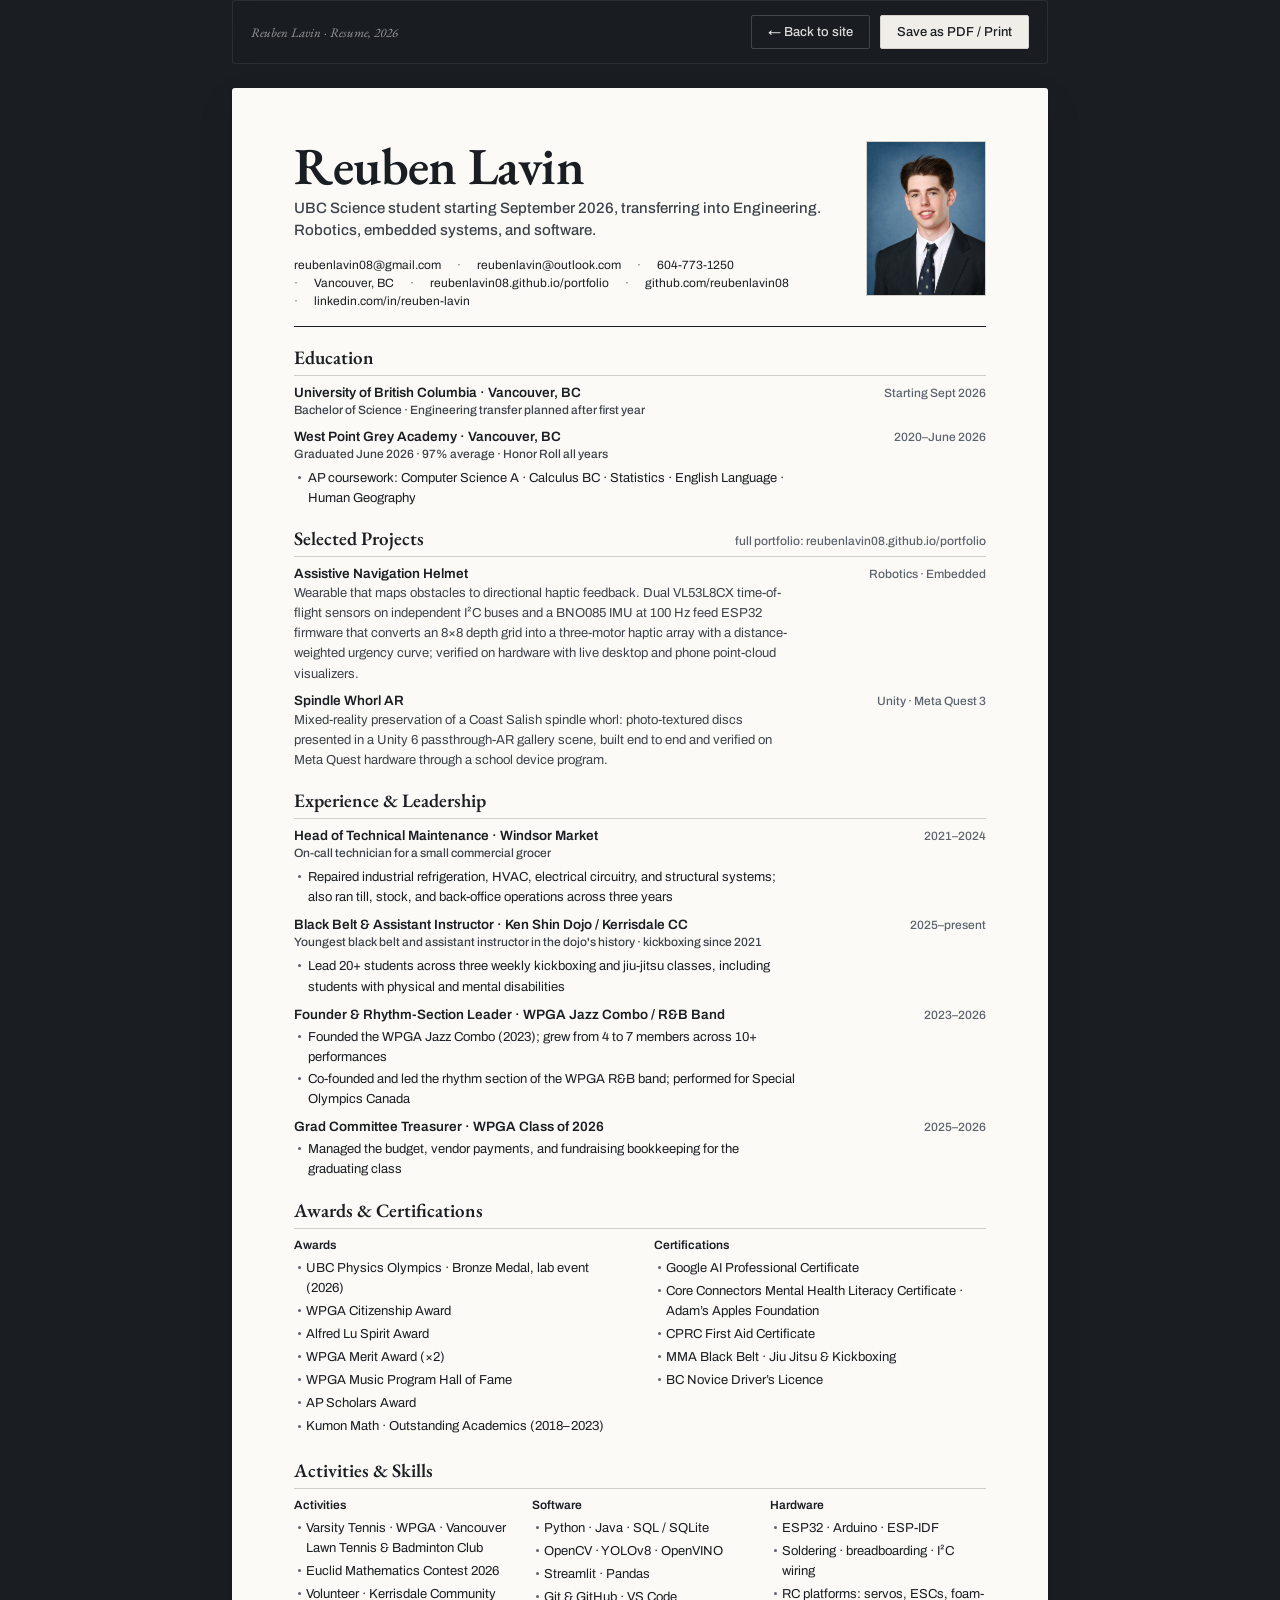
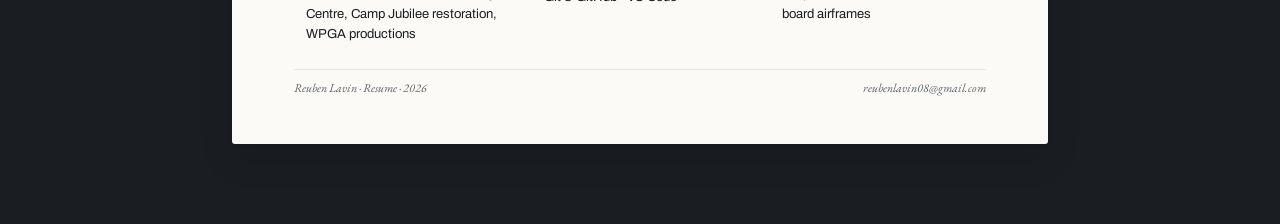
<file: assets/resume.html>
<!DOCTYPE html>
<html lang="en">
<head>
<meta charset="UTF-8" />
<meta name="viewport" content="width=device-width, initial-scale=1.0" />
<title>Reuben Lavin · Resume</title>
<link rel="icon" type="image/svg+xml" href="favicon.svg" />
<link rel="preconnect" href="https://fonts.googleapis.com" />
<link rel="preconnect" href="https://fonts.gstatic.com" crossorigin />
<link href="https://fonts.googleapis.com/css2?family=EB+Garamond:ital,wght@0,400;0,500;0,600;0,700;1,400;1,500&family=Archivo:wght@400;500;600;700&display=swap" rel="stylesheet" />
<style>
:root {
  --ink:        #1a1d22;
  --dim:        #3d424a;
  --mute:       #5d636c;
  --line:       #d0cfc9;
  --line-faint: #e6e5df;
  --accent:     #2a3744;
  --paper:      #fbfaf6;
  --shadow:     0 1px 3px rgba(0,0,0,0.04), 0 14px 36px rgba(0,0,0,0.10);

  --serif: 'EB Garamond', 'Garamond', Georgia, serif;
  --sans:  'Archivo', -apple-system, BlinkMacSystemFont, 'Segoe UI', Roboto, sans-serif;

  /* Type scale: readable on screen; @media print compresses to keep one page */
  --fs-body: 13px;
  --fs-meta: 12px;
  --fs-title: 13.5px;
  --fs-section: 19px;
  --fs-name: 52px;
  --fs-tagline: 15px;
}

* { box-sizing: border-box; }

html, body {
  margin: 0; padding: 0;
  font-family: var(--sans);
  background: #1a1d22;
  color: var(--ink);
  -webkit-font-smoothing: antialiased;
  text-rendering: optimizeLegibility;
}

.viewer { padding: 32px 16px 80px; min-height: 100vh; }

.toolbar {
  position: sticky;
  top: 0;
  z-index: 10;
  margin: -32px auto 24px;
  max-width: 8.5in;
  padding: 14px 18px;
  display: flex;
  align-items: center;
  justify-content: space-between;
  gap: 14px;
  background: rgba(26, 29, 34, 0.85);
  backdrop-filter: blur(10px);
  -webkit-backdrop-filter: blur(10px);
  border: 1px solid rgba(255,255,255,0.08);
  border-radius: 3px;
}
.toolbar-info {
  color: rgba(255,255,255,0.55);
  font-family: var(--serif);
  font-style: italic;
  font-size: 13px;
}
.toolbar-actions { display: flex; gap: 10px; }
.btn {
  display: inline-flex;
  align-items: center;
  gap: 8px;
  padding: 9px 16px;
  font: 500 13px var(--sans);
  color: var(--ink);
  background: #f0eee9;
  border: 1px solid #d5d2cb;
  border-radius: 2px;
  cursor: pointer;
  text-decoration: none;
  transition: background 0.15s ease, transform 0.1s ease;
}
.btn:hover { background: #fff; }
.btn:active { transform: translateY(1px); }
.btn-ghost {
  background: transparent;
  border-color: rgba(255,255,255,0.18);
  color: rgba(255,255,255,0.85);
}
.btn-ghost:hover { background: rgba(255,255,255,0.06); }

/* ===== Sheet (paper) ===== */
.sheet {
  background: var(--paper);
  color: var(--ink);
  width: 100%;
  max-width: 8.5in;
  min-height: 11in;
  margin: 0 auto;
  padding: 0.55in 0.65in 0.5in;
  box-shadow: var(--shadow);
  border-radius: 3px;
}

/* ===== Header ===== */
.r-header {
  display: grid;
  grid-template-columns: 1fr auto;
  gap: 28px;
  align-items: start;
  padding-bottom: 18px;
  border-bottom: 1.5px solid var(--ink);
}
.r-name {
  margin: 0 0 4px;
  font-family: var(--serif);
  font-weight: 600;
  font-size: var(--fs-name);
  line-height: 0.95;
  letter-spacing: -0.012em;
  color: var(--ink);
}
.r-tagline {
  margin: 8px 0 16px;
  font-family: var(--sans);
  font-weight: 500;
  font-size: var(--fs-tagline);
  line-height: 1.45;
  color: var(--dim);
  max-width: 5.6in;
}
.r-contact {
  list-style: none;
  margin: 0;
  padding: 0;
  display: flex;
  flex-wrap: wrap;
  gap: 4px 16px;
  font-size: var(--fs-meta);
  color: var(--ink);
}
.r-contact li { display: inline-flex; align-items: center; }
.r-contact li + li::before {
  content: '·';
  color: var(--mute);
  margin-right: 16px;
}
.r-contact a { color: inherit; text-decoration: none; }
.r-contact a:hover { color: var(--accent); text-decoration: underline; }

.r-photo {
  width: 1.25in;
  height: 1.62in;
  object-fit: cover;
  border: 1px solid var(--line);
  background: #fff;
}

/* ===== Sections ===== */
.r-section { margin-top: 18px; }
.r-section h2 {
  margin: 0 0 9px;
  font-family: var(--serif);
  font-size: var(--fs-section);
  font-weight: 600;
  color: var(--ink);
  padding-bottom: 5px;
  border-bottom: 0.5px solid var(--line);
  display: flex;
  align-items: baseline;
  justify-content: space-between;
}
.r-section h2 .h-meta {
  font-family: var(--sans);
  font-size: var(--fs-meta);
  font-weight: 500;
  color: var(--mute);
  letter-spacing: 0;
  text-transform: none;
}

/* ===== Layout grids ===== */
.r-two   { display: grid; grid-template-columns: 1fr 1fr; gap: 28px; }
.r-three { display: grid; grid-template-columns: 1fr 1fr 1fr; gap: 22px; }

/* ===== Entry (education, experience) ===== */
.entry {
  display: grid;
  grid-template-columns: 1fr auto;
  align-items: baseline;
  gap: 3px 16px;
  margin: 0;
}
.entry-title {
  margin: 0;
  font-family: var(--sans);
  font-size: var(--fs-title);
  font-weight: 600;
  color: var(--ink);
}
.entry-meta {
  font-family: var(--sans);
  font-size: var(--fs-meta);
  color: var(--mute);
  font-weight: 500;
  white-space: nowrap;
}
.entry-sub {
  grid-column: 1 / -1;
  margin: 0 0 2px;
  font-family: var(--sans);
  font-size: var(--fs-meta);
  font-weight: 500;
  color: var(--dim);
}
.entry + .entry { margin-top: 10px; }

.entry-bullets {
  grid-column: 1 / -1;
  margin: 2px 0 0;
  padding: 0;
  list-style: none;
}
.entry-bullets li {
  position: relative;
  padding-left: 14px;
  font-size: var(--fs-body);
  line-height: 1.55;
  color: var(--ink);
  max-width: 72ch;
}
.entry-bullets li::before {
  content: '';
  position: absolute;
  left: 4px;
  top: 0.62em;
  width: 3px; height: 3px;
  background: var(--mute);
  border-radius: 50%;
}
.entry-bullets li + li { margin-top: 2px; }

/* Two/three-column simple lists */
.simple {
  margin: 0;
  padding: 0;
  list-style: none;
  font-size: var(--fs-body);
  line-height: 1.55;
}
.simple li {
  position: relative;
  padding-left: 12px;
  margin-bottom: 3px;
}
.simple li::before {
  content: '';
  position: absolute;
  left: 4px;
  top: 0.62em;
  width: 3px; height: 3px;
  background: var(--mute);
  border-radius: 50%;
}
.r-col-head {
  font-family: var(--sans);
  font-size: var(--fs-meta);
  font-weight: 600;
  color: var(--ink);
  margin: 0 0 6px;
}

/* ===== Project compact ===== */
.proj-compact + .proj-compact { margin-top: 9px; }
.proj-head {
  display: flex;
  justify-content: space-between;
  align-items: baseline;
  gap: 14px;
  margin-bottom: 2px;
}
.proj-name {
  margin: 0;
  font-family: var(--sans);
  font-size: var(--fs-title);
  font-weight: 600;
  color: var(--ink);
}
.proj-tag {
  font-family: var(--sans);
  font-size: var(--fs-meta);
  font-weight: 500;
  color: var(--mute);
  white-space: nowrap;
}
.proj-desc {
  margin: 0;
  font-size: var(--fs-body);
  line-height: 1.55;
  color: var(--dim);
  max-width: 72ch;
}

/* Footer */
.r-foot {
  margin-top: 22px;
  padding-top: 10px;
  border-top: 0.5px solid var(--line-faint);
  display: flex;
  justify-content: space-between;
  font-family: var(--serif);
  font-style: italic;
  font-size: var(--fs-meta);
  color: var(--mute);
}

/* ============ Print ============ */
@page { size: Letter; margin: 0; }
@media print {
  :root {
    --fs-body: 11px;
    --fs-meta: 10px;
    --fs-title: 11.5px;
    --fs-section: 16px;
    --fs-name: 40px;
    --fs-tagline: 12px;
  }
  html, body { background: #fff !important; }
  .viewer { padding: 0; min-height: auto; background: #fff; }
  .toolbar { display: none !important; }
  /* Paper economy: full measure, tighter rhythm */
  .entry-bullets li, .proj-desc { max-width: none; line-height: 1.42; }
  .simple { line-height: 1.42; }
  .simple li { margin-bottom: 2px; }
  .entry-bullets li + li { margin-top: 1px; }
  .r-section { margin-top: 8px; }
  .r-section h2 { margin-bottom: 4px; padding-bottom: 2px; }
  .entry + .entry { margin-top: 4px; }
  .proj-compact + .proj-compact { margin-top: 4px; }
  .r-header { padding-bottom: 6px; }
  .r-tagline { margin: 5px 0 6px; max-width: none; }
  .r-photo { width: 1.05in; height: 1.36in; }
  .r-foot { display: none; }
  .sheet {
    box-shadow: none;
    border-radius: 0;
    width: 8.5in;
    max-width: 8.5in;
    min-height: auto;
    margin: 0;
    padding: 0.35in 0.55in 0.12in;
    background-color: #fff;
  }
  a { color: inherit; text-decoration: none; }
  .r-section, .entry { break-inside: avoid; page-break-inside: avoid; }
  .r-header { display: grid; grid-template-columns: 1fr 1.25in; gap: 0.25in; }
}

/* ============ Responsive (screen only; must never restyle print) ============ */
@media screen and (max-width: 760px) {
  .viewer { padding: 18px 10px 60px; }
  .toolbar { margin: -18px auto 16px; flex-direction: column; align-items: stretch; }
  .toolbar-actions { justify-content: stretch; }
  .btn { flex: 1; justify-content: center; }
  .sheet { padding: 0.4in 0.45in; min-height: auto; }
  .r-header { grid-template-columns: 1fr; }
  .r-photo { width: 1.1in; height: 1.43in; justify-self: start; }
  .r-two, .r-three { grid-template-columns: 1fr; gap: 14px; }
  :root { --fs-name: 42px; }
}
</style>
</head>
<body>
<div class="viewer">

  <div class="toolbar" role="toolbar" aria-label="Resume actions">
    <span class="toolbar-info">Reuben Lavin · Resume, 2026</span>
    <span class="toolbar-actions">
      <a class="btn btn-ghost" href="../index.html">&larr; Back to site</a>
      <button class="btn" onclick="window.print()">Save as PDF / Print</button>
    </span>
  </div>

  <article class="sheet" aria-label="Resume">

    <!-- ===== HEADER ===== -->
    <header class="r-header">
      <div>
        <h1 class="r-name">Reuben Lavin</h1>
        <p class="r-tagline">
          UBC Science student starting September 2026, transferring into Engineering.
          Robotics, embedded systems, and software.
        </p>
        <ul class="r-contact">
          <li><a href="mailto:reubenlavin08@gmail.com">reubenlavin08@gmail.com</a></li>
          <li><a href="mailto:reubenlavin@outlook.com">reubenlavin@outlook.com</a></li>
          <li><span>604-773-1250</span></li>
          <li><span>Vancouver, BC</span></li>
          <li><a href="https://reubenlavin08.github.io/portfolio/" target="_blank" rel="noopener">reubenlavin08.github.io/portfolio</a></li>
          <li><a href="https://github.com/reubenlavin08" target="_blank" rel="noopener">github.com/reubenlavin08</a></li>
          <li><a href="https://www.linkedin.com/in/reuben-lavin-4bb2712ba/" target="_blank" rel="noopener">linkedin.com/in/reuben-lavin</a></li>
        </ul>
      </div>
      <img class="r-photo" src="cv-portrait.jpg" alt="Reuben Lavin" width="120" height="156" />
    </header>

    <!-- ===== 1. EDUCATION ===== -->
    <section class="r-section">
      <h2>Education</h2>

      <div class="entry">
        <h3 class="entry-title">University of British Columbia · Vancouver, BC</h3>
        <span class="entry-meta">Starting Sept 2026</span>
        <p class="entry-sub">Bachelor of Science · Engineering transfer planned after first year</p>
      </div>

      <div class="entry">
        <h3 class="entry-title">West Point Grey Academy · Vancouver, BC</h3>
        <span class="entry-meta">2020&ndash;June 2026</span>
        <p class="entry-sub">Graduated June 2026 · 97% average · Honor Roll all years</p>
        <ul class="entry-bullets">
          <li>AP coursework: Computer Science A · Calculus BC · Statistics · English Language · Human Geography</li>
        </ul>
      </div>

    </section>

    <!-- ===== 2. SELECTED PROJECTS ===== -->
    <section class="r-section">
      <h2>Selected Projects <span class="h-meta">full portfolio: reubenlavin08.github.io/portfolio</span></h2>

      <div class="proj-compact">
        <div class="proj-head">
          <h3 class="proj-name">Assistive Navigation Helmet</h3>
          <span class="proj-tag">Robotics · Embedded</span>
        </div>
        <p class="proj-desc">
          Wearable that maps obstacles to directional haptic feedback. Dual VL53L8CX time-of-flight
          sensors on independent I&sup2;C buses and a BNO085 IMU at 100&nbsp;Hz feed ESP32 firmware that
          converts an 8&times;8 depth grid into a three-motor haptic array with a distance-weighted urgency
          curve; verified on hardware with live desktop and phone point-cloud visualizers.
        </p>
      </div>

      <div class="proj-compact">
        <div class="proj-head">
          <h3 class="proj-name">Spindle Whorl AR</h3>
          <span class="proj-tag">Unity · Meta Quest 3</span>
        </div>
        <p class="proj-desc">
          Mixed-reality preservation of a Coast Salish spindle whorl: photo-textured discs presented in a
          Unity 6 passthrough-AR gallery scene, built end to end and verified on Meta Quest hardware
          through a school device program.
        </p>
      </div>
    </section>

    <!-- ===== 3. EXPERIENCE & LEADERSHIP ===== -->
    <section class="r-section">
      <h2>Experience &amp; Leadership</h2>

      <div class="entry">
        <h3 class="entry-title">Head of Technical Maintenance · Windsor Market</h3>
        <span class="entry-meta">2021&ndash;2024</span>
        <p class="entry-sub">On-call technician for a small commercial grocer</p>
        <ul class="entry-bullets">
          <li>Repaired industrial refrigeration, HVAC, electrical circuitry, and structural systems; also ran till, stock, and back-office operations across three years</li>
        </ul>
      </div>

      <div class="entry">
        <h3 class="entry-title">Black Belt &amp; Assistant Instructor · Ken Shin Dojo / Kerrisdale CC</h3>
        <span class="entry-meta">2025&ndash;present</span>
        <p class="entry-sub">Youngest black belt and assistant instructor in the dojo's history · kickboxing since 2021</p>
        <ul class="entry-bullets">
          <li>Lead 20+ students across three weekly kickboxing and jiu-jitsu classes, including students with physical and mental disabilities</li>
        </ul>
      </div>

      <div class="entry">
        <h3 class="entry-title">Founder &amp; Rhythm-Section Leader · WPGA Jazz Combo / R&amp;B Band</h3>
        <span class="entry-meta">2023&ndash;2026</span>
        <ul class="entry-bullets">
          <li>Founded the WPGA Jazz Combo (2023); grew from 4 to 7 members across 10+ performances</li>
          <li>Co-founded and led the rhythm section of the WPGA R&amp;B band; performed for Special Olympics Canada</li>
        </ul>
      </div>

      <div class="entry">
        <h3 class="entry-title">Grad Committee Treasurer · WPGA Class of 2026</h3>
        <span class="entry-meta">2025&ndash;2026</span>
        <ul class="entry-bullets">
          <li>Managed the budget, vendor payments, and fundraising bookkeeping for the graduating class</li>
        </ul>
      </div>
    </section>

    <!-- ===== 4. AWARDS & CERTIFICATIONS ===== -->
    <section class="r-section">
      <h2>Awards &amp; Certifications</h2>
      <div class="r-two">
        <div>
          <p class="r-col-head">Awards</p>
          <ul class="simple">
            <li>UBC Physics Olympics · Bronze Medal, lab event (2026)</li>
            <li>WPGA Citizenship Award</li>
            <li>Alfred Lu Spirit Award</li>
            <li>WPGA Merit Award (&times;2)</li>
            <li>WPGA Music Program Hall of Fame</li>
            <li>AP Scholars Award</li>
            <li>Kumon Math · Outstanding Academics (2018&ndash;2023)</li>
          </ul>
        </div>
        <div>
          <p class="r-col-head">Certifications</p>
          <ul class="simple">
            <li>Google AI Professional Certificate</li>
            <li>Core Connectors Mental Health Literacy Certificate · Adam&rsquo;s Apples Foundation</li>
            <li>CPRC First Aid Certificate</li>
            <li>MMA Black Belt · Jiu Jitsu &amp; Kickboxing</li>
            <li>BC Novice Driver&rsquo;s Licence</li>
          </ul>
        </div>
      </div>
    </section>

    <!-- ===== 5. ACTIVITIES & SKILLS ===== -->
    <section class="r-section">
      <h2>Activities &amp; Skills</h2>
      <div class="r-three">
        <div>
          <p class="r-col-head">Activities</p>
          <ul class="simple">
            <li>Varsity Tennis · WPGA · Vancouver Lawn Tennis &amp; Badminton Club</li>
            <li>Euclid Mathematics Contest 2026</li>
            <li>Volunteer · Kerrisdale Community Centre, Camp Jubilee restoration, WPGA productions</li>
          </ul>
        </div>
        <div>
          <p class="r-col-head">Software</p>
          <ul class="simple">
            <li>Python · Java · SQL / SQLite</li>
            <li>OpenCV · YOLOv8 · OpenVINO</li>
            <li>Streamlit · Pandas</li>
            <li>Git &amp; GitHub · VS Code</li>
          </ul>
        </div>
        <div>
          <p class="r-col-head">Hardware</p>
          <ul class="simple">
            <li>ESP32 · Arduino · ESP-IDF</li>
            <li>Soldering · breadboarding · I&sup2;C wiring</li>
            <li>RC platforms: servos, ESCs, foam-board airframes</li>
          </ul>
        </div>
      </div>
    </section>

    <div class="r-foot">
      <span>Reuben Lavin · Resume · 2026</span>
      <span>reubenlavin08@gmail.com</span>
    </div>
  </article>
</div>
</body>
</html>
</file>
